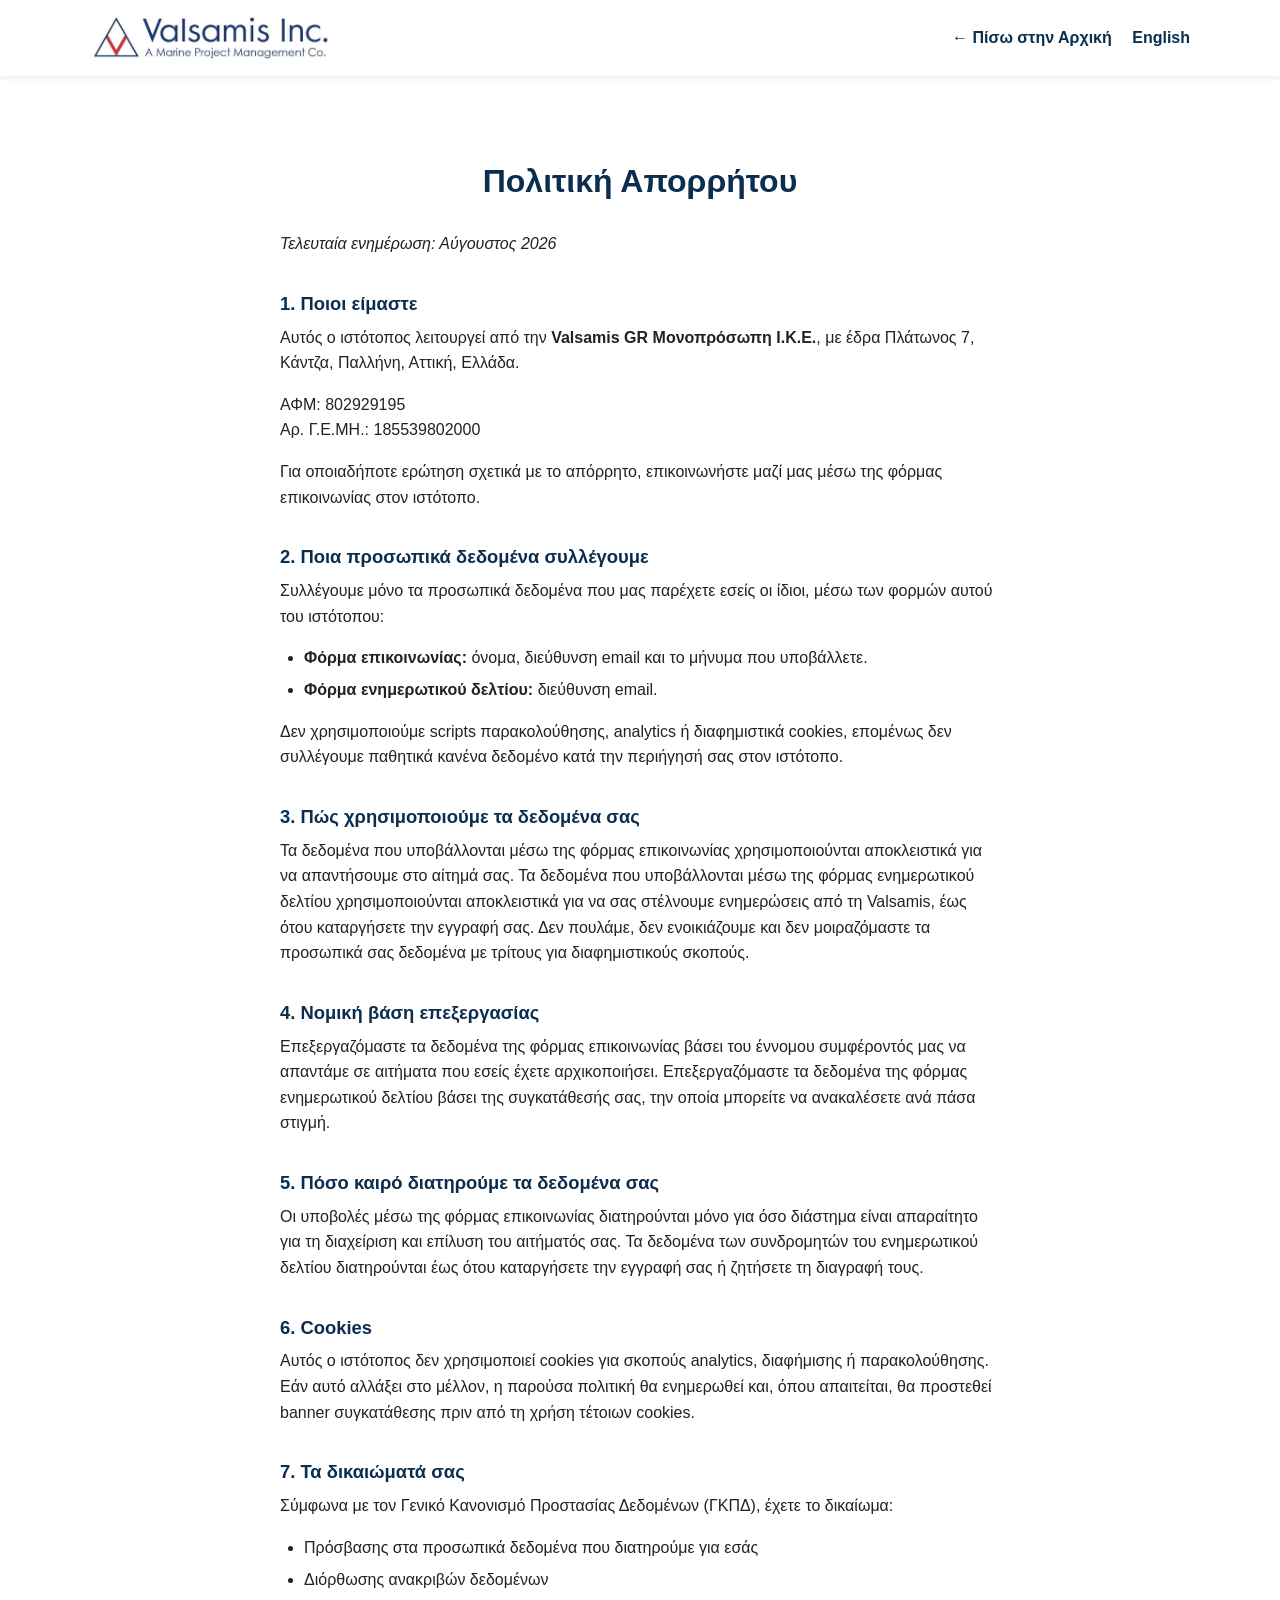
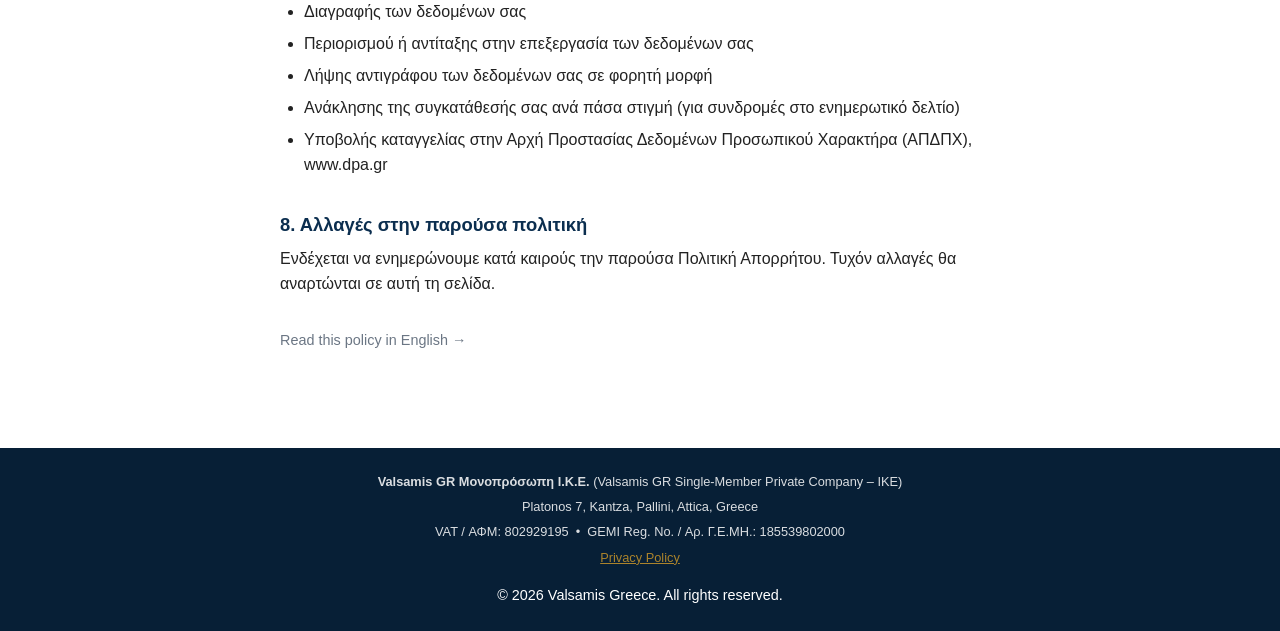
<file: privacy-el.html>
<!DOCTYPE html>
<html lang="el">
<head>
  <meta charset="UTF-8">
  <meta name="viewport" content="width=device-width, initial-scale=1.0">
  <title>Πολιτική Απορρήτου | Valsamis Greece</title>
  <meta name="description" content="Πολιτική Απορρήτου για τον ιστότοπο της Valsamis Greece.">
  <link rel="stylesheet" href="assets/css/styles.css">
</head>
<body>

  <!-- Header / Nav -->
  <header class="site-header">
    <div class="container header-inner">
      <a href="index.html" class="logo">
        <img src="assets/img/logo.jpg" alt="Valsamis Inc. - A Marine Project Management Co." class="logo-img">
      </a>
      <nav class="back-nav">
        <a href="index.html">&larr; Πίσω στην Αρχική</a>
        <a href="privacy.html" style="margin-left:1rem;">English</a>
      </nav>
    </div>
  </header>

  <!-- Privacy Policy content -->
  <section class="section policy">
    <div class="container policy-content">
      <h2>Πολιτική Απορρήτου</h2>
      <p><em>Τελευταία ενημέρωση: Αύγουστος 2026</em></p>

      <h3>1. Ποιοι είμαστε</h3>
      <p>
        Αυτός ο ιστότοπος λειτουργεί από την <strong>Valsamis GR Μονοπρόσωπη Ι.Κ.Ε.</strong>,
        με έδρα Πλάτωνος 7, Κάντζα, Παλλήνη, Αττική, Ελλάδα.
      </p>
      <p>
        ΑΦΜ: 802929195<br>
        Αρ. Γ.Ε.ΜΗ.: 185539802000
      </p>
      <p>
        Για οποιαδήποτε ερώτηση σχετικά με το απόρρητο, επικοινωνήστε μαζί μας μέσω της <a href="index.html#contact">φόρμας επικοινωνίας</a> στον ιστότοπο.
      </p>

      <h3>2. Ποια προσωπικά δεδομένα συλλέγουμε</h3>
      <p>Συλλέγουμε μόνο τα προσωπικά δεδομένα που μας παρέχετε εσείς οι ίδιοι, μέσω των φορμών αυτού του ιστότοπου:</p>
      <ul class="policy-list">
        <li><strong>Φόρμα επικοινωνίας:</strong> όνομα, διεύθυνση email και το μήνυμα που υποβάλλετε.</li>
        <li><strong>Φόρμα ενημερωτικού δελτίου:</strong> διεύθυνση email.</li>
      </ul>
      <p>Δεν χρησιμοποιούμε scripts παρακολούθησης, analytics ή διαφημιστικά cookies, επομένως δεν συλλέγουμε παθητικά κανένα δεδομένο κατά την περιήγησή σας στον ιστότοπο.</p>

      <h3>3. Πώς χρησιμοποιούμε τα δεδομένα σας</h3>
      <p>
        Τα δεδομένα που υποβάλλονται μέσω της φόρμας επικοινωνίας χρησιμοποιούνται αποκλειστικά για να απαντήσουμε στο αίτημά σας.
        Τα δεδομένα που υποβάλλονται μέσω της φόρμας ενημερωτικού δελτίου χρησιμοποιούνται αποκλειστικά για να σας στέλνουμε ενημερώσεις από τη Valsamis, έως ότου καταργήσετε την εγγραφή σας.
        Δεν πουλάμε, δεν ενοικιάζουμε και δεν μοιραζόμαστε τα προσωπικά σας δεδομένα με τρίτους για διαφημιστικούς σκοπούς.
      </p>

      <h3>4. Νομική βάση επεξεργασίας</h3>
      <p>
        Επεξεργαζόμαστε τα δεδομένα της φόρμας επικοινωνίας βάσει του έννομου συμφέροντός μας να απαντάμε σε αιτήματα που εσείς έχετε αρχικοποιήσει.
        Επεξεργαζόμαστε τα δεδομένα της φόρμας ενημερωτικού δελτίου βάσει της συγκατάθεσής σας, την οποία μπορείτε να ανακαλέσετε ανά πάσα στιγμή.
      </p>

      <h3>5. Πόσο καιρό διατηρούμε τα δεδομένα σας</h3>
      <p>
        Οι υποβολές μέσω της φόρμας επικοινωνίας διατηρούνται μόνο για όσο διάστημα είναι απαραίτητο για τη διαχείριση και επίλυση του αιτήματός σας.
        Τα δεδομένα των συνδρομητών του ενημερωτικού δελτίου διατηρούνται έως ότου καταργήσετε την εγγραφή σας ή ζητήσετε τη διαγραφή τους.
      </p>

      <h3>6. Cookies</h3>
      <p>
        Αυτός ο ιστότοπος δεν χρησιμοποιεί cookies για σκοπούς analytics, διαφήμισης ή παρακολούθησης. Εάν αυτό αλλάξει στο μέλλον,
        η παρούσα πολιτική θα ενημερωθεί και, όπου απαιτείται, θα προστεθεί banner συγκατάθεσης πριν από τη χρήση τέτοιων cookies.
      </p>

      <h3>7. Τα δικαιώματά σας</h3>
      <p>Σύμφωνα με τον Γενικό Κανονισμό Προστασίας Δεδομένων (ΓΚΠΔ), έχετε το δικαίωμα:</p>
      <ul class="policy-list">
        <li>Πρόσβασης στα προσωπικά δεδομένα που διατηρούμε για εσάς</li>
        <li>Διόρθωσης ανακριβών δεδομένων</li>
        <li>Διαγραφής των δεδομένων σας</li>
        <li>Περιορισμού ή αντίταξης στην επεξεργασία των δεδομένων σας</li>
        <li>Λήψης αντιγράφου των δεδομένων σας σε φορητή μορφή</li>
        <li>Ανάκλησης της συγκατάθεσής σας ανά πάσα στιγμή (για συνδρομές στο ενημερωτικό δελτίο)</li>
        <li>Υποβολής καταγγελίας στην Αρχή Προστασίας Δεδομένων Προσωπικού Χαρακτήρα (ΑΠΔΠΧ), <a href="https://www.dpa.gr" target="_blank" rel="noopener">www.dpa.gr</a></li>
      </ul>

      <h3>8. Αλλαγές στην παρούσα πολιτική</h3>
      <p>Ενδέχεται να ενημερώνουμε κατά καιρούς την παρούσα Πολιτική Απορρήτου. Τυχόν αλλαγές θα αναρτώνται σε αυτή τη σελίδα.</p>

      <p class="policy-note"><a href="privacy.html">Read this policy in English &rarr;</a></p>
    </div>
  </section>

  <!-- Footer -->
  <footer class="site-footer">
    <div class="container footer-inner">
      <div class="footer-legal">
        <p><strong>Valsamis GR Μονοπρόσωπη Ι.Κ.Ε.</strong> (Valsamis GR Single-Member Private Company &ndash; IKE)</p>
        <p>Platonos 7, Kantza, Pallini, Attica, Greece</p>
        <p>VAT / ΑΦΜ: 802929195 &nbsp;&bull;&nbsp; GEMI Reg. No. / Αρ. Γ.Ε.ΜΗ.: 185539802000</p>
        <p><a href="privacy.html">Privacy Policy</a></p>
      </div>
      <p>&copy; <span id="year"></span> Valsamis Greece. All rights reserved.</p>
    </div>
  </footer>

  <script src="assets/js/script.js"></script>
</body>
</html>
</file>
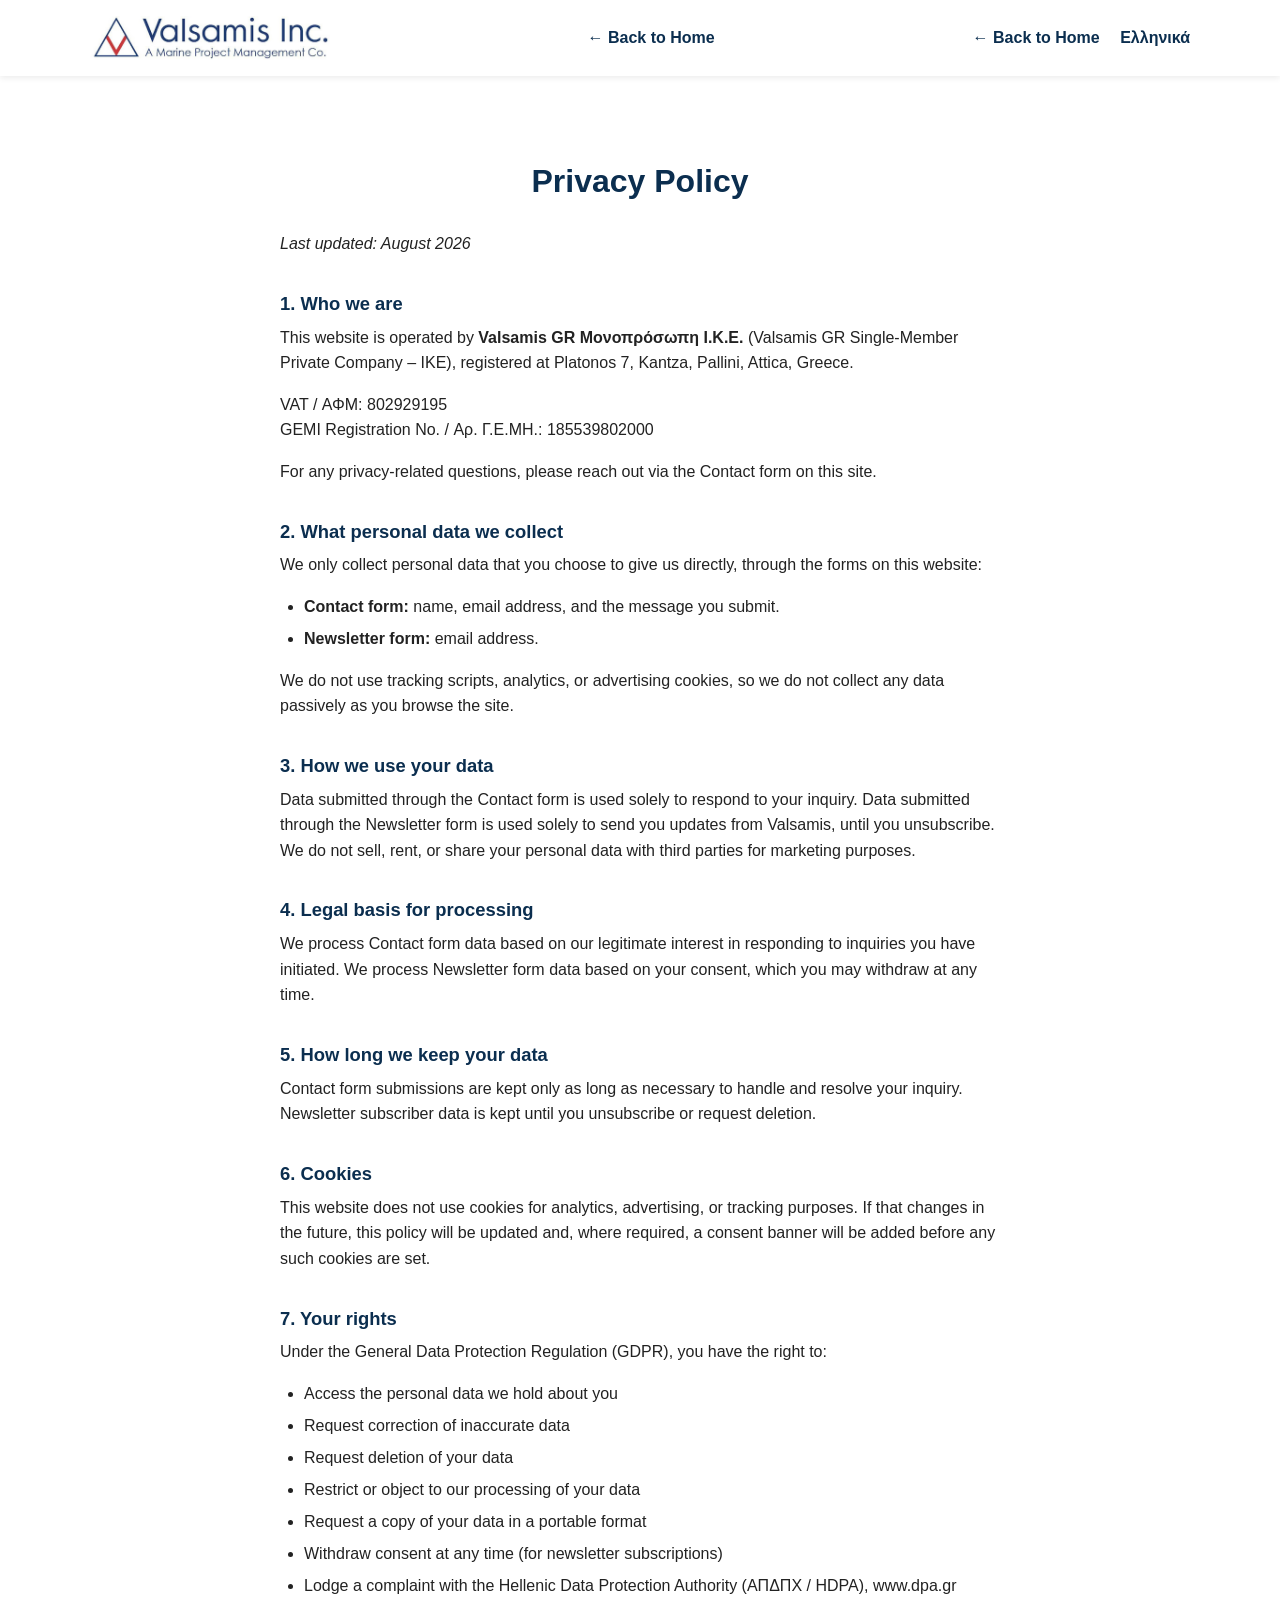
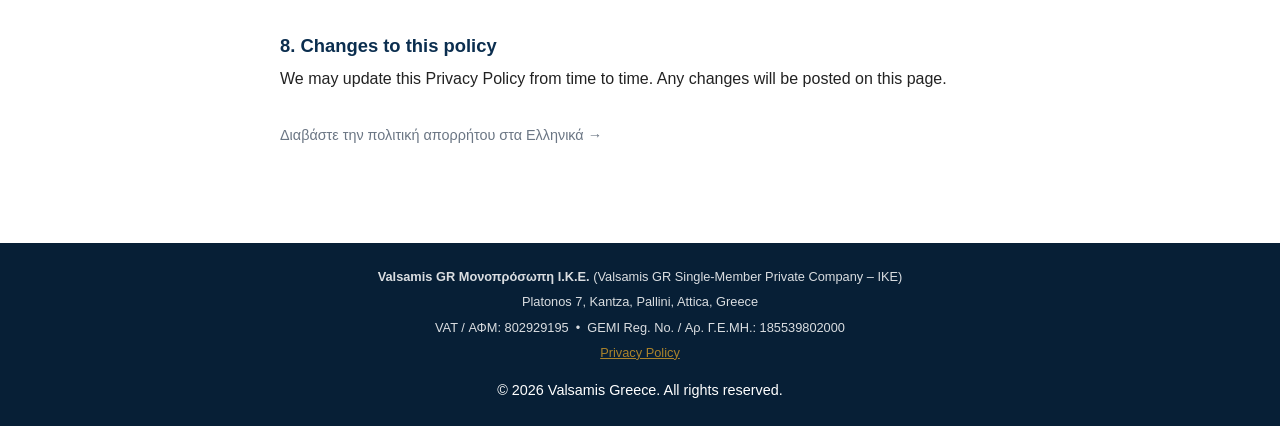
<file: privacy.html>
<!DOCTYPE html>
<html lang="en">

<head>
  <meta charset="UTF-8">
  <meta name="viewport" content="width=device-width, initial-scale=1.0">
  <title>Privacy Policy | Valsamis Greece</title>
  <meta name="description" content="Privacy Policy for the Valsamis Greece website.">
  <link rel="stylesheet" href="assets/css/styles.css">
</head>

<body>

  <!-- Header / Nav -->
  <header class="site-header">
    <div class="container header-inner">
      <a href="index.html" class="logo">
        <img src="assets/img/logo.jpg" alt="Valsamis Inc. - A Marine Project Management Co." class="logo-img">
      </a>
      <nav class="back-nav">
        <a href="index.html">&larr; Back to Home</a>
      </nav>
      <nav class="back-nav">
        <a href="index.html">&larr; Back to Home</a>
        <a href="privacy-el.html" style="margin-left:1rem;">Ελληνικά</a>
      </nav>
    </div>
  </header>

  <!-- Privacy Policy content -->
  <section class="section policy">
    <div class="container policy-content">
      <h2>Privacy Policy</h2>
      <p><em>Last updated: August 2026</em></p>

      <h3>1. Who we are</h3>
      <p>
        This website is operated by <strong>Valsamis GR Μονοπρόσωπη Ι.Κ.Ε.</strong> (Valsamis GR Single-Member Private
        Company &ndash; IKE),
        registered at Platonos 7, Kantza, Pallini, Attica, Greece.
      </p>
      <p>
        VAT / ΑΦΜ: 802929195<br>
        GEMI Registration No. / Αρ. Γ.Ε.ΜΗ.: 185539802000
      </p>
      <p>
        For any privacy-related questions, please reach out via the <a href="index.html#contact">Contact form</a> on
        this site.
      </p>

      <h3>2. What personal data we collect</h3>
      <p>We only collect personal data that you choose to give us directly, through the forms on this website:</p>
      <ul class="policy-list">
        <li><strong>Contact form:</strong> name, email address, and the message you submit.</li>
        <li><strong>Newsletter form:</strong> email address.</li>
      </ul>
      <p>We do not use tracking scripts, analytics, or advertising cookies, so we do not collect any data passively as
        you browse the site.</p>

      <h3>3. How we use your data</h3>
      <p>
        Data submitted through the Contact form is used solely to respond to your inquiry.
        Data submitted through the Newsletter form is used solely to send you updates from Valsamis, until you
        unsubscribe.
        We do not sell, rent, or share your personal data with third parties for marketing purposes.
      </p>

      <h3>4. Legal basis for processing</h3>
      <p>
        We process Contact form data based on our legitimate interest in responding to inquiries you have initiated.
        We process Newsletter form data based on your consent, which you may withdraw at any time.
      </p>

      <h3>5. How long we keep your data</h3>
      <p>
        Contact form submissions are kept only as long as necessary to handle and resolve your inquiry.
        Newsletter subscriber data is kept until you unsubscribe or request deletion.
      </p>

      <h3>6. Cookies</h3>
      <p>
        This website does not use cookies for analytics, advertising, or tracking purposes. If that changes in the
        future,
        this policy will be updated and, where required, a consent banner will be added before any such cookies are set.
      </p>

      <h3>7. Your rights</h3>
      <p>Under the General Data Protection Regulation (GDPR), you have the right to:</p>
      <ul class="policy-list">
        <li>Access the personal data we hold about you</li>
        <li>Request correction of inaccurate data</li>
        <li>Request deletion of your data</li>
        <li>Restrict or object to our processing of your data</li>
        <li>Request a copy of your data in a portable format</li>
        <li>Withdraw consent at any time (for newsletter subscriptions)</li>
        <li>Lodge a complaint with the Hellenic Data Protection Authority (ΑΠΔΠΧ / HDPA), <a href="https://www.dpa.gr"
            target="_blank" rel="noopener">www.dpa.gr</a></li>
      </ul>

      <h3>8. Changes to this policy</h3>
      <p>We may update this Privacy Policy from time to time. Any changes will be posted on this page.</p>

      <p class="policy-note"><a href="privacy-el.html">Διαβάστε την πολιτική απορρήτου στα Ελληνικά &rarr;</a></p>
    </div>
  </section>

  <!-- Footer -->
  <footer class="site-footer">
    <div class="container footer-inner">
      <div class="footer-legal">
        <p><strong>Valsamis GR Μονοπρόσωπη Ι.Κ.Ε.</strong> (Valsamis GR Single-Member Private Company &ndash; IKE)</p>
        <p>Platonos 7, Kantza, Pallini, Attica, Greece</p>
        <p>VAT / ΑΦΜ: 802929195 &nbsp;&bull;&nbsp; GEMI Reg. No. / Αρ. Γ.Ε.ΜΗ.: 185539802000</p>
        <p><a href="privacy.html">Privacy Policy</a></p>
      </div>
      <p>&copy; <span id="year"></span> Valsamis Greece. All rights reserved.</p>
    </div>
  </footer>

  <script src="assets/js/script.js"></script>
</body>

</html>
</file>
<file: assets/css/styles.css>
:root {
  --navy: #0b2e4f;
  --navy-dark: #071f36;
  --gold: #c8952a;
  --gray-light: #f4f6f8;
  --gray-mid: #6b7684;
  --white: #ffffff;
  --max-width: 1140px;
}

* { box-sizing: border-box; margin: 0; padding: 0; }

html { scroll-behavior: smooth; }

body {
  font-family: 'Segoe UI', Arial, sans-serif;
  color: #222;
  line-height: 1.6;
}

.container {
  max-width: var(--max-width);
  margin: 0 auto;
  padding: 0 20px;
}

h1, h2, h3 { color: var(--navy); font-weight: 700; }
h2 { font-size: 2rem; margin-bottom: 1.5rem; text-align: center; }
h3 { font-size: 1.15rem; margin: 1rem 0 0.4rem; }

a { text-decoration: none; color: inherit; }

.btn {
  display: inline-block;
  background: var(--gold);
  color: var(--white);
  padding: 0.75rem 1.75rem;
  border-radius: 4px;
  font-weight: 600;
  border: none;
  cursor: pointer;
  transition: background 0.2s ease;
}
.btn:hover { background: #a97b1f; }

/* Topbar */
.topbar {
  background: var(--navy-dark);
  color: var(--white);
  font-size: 0.85rem;
}
.topbar-inner {
  display: flex;
  justify-content: space-between;
  align-items: center;
  padding: 6px 20px;
  flex-wrap: wrap;
  gap: 6px;
}
.topbar-contact span { margin-right: 1rem; }
.topbar-social { display: flex; align-items: center; }
.topbar-social a {
  display: flex;
  align-items: center;
  margin-left: 0.6rem;
  opacity: 0.8;
  transition: opacity 0.2s ease;
}
.topbar-social a:hover { opacity: 1; }

/* Header */
.site-header {
  background: var(--white);
  box-shadow: 0 2px 6px rgba(0,0,0,0.08);
  position: sticky;
  top: 0;
  z-index: 100;
}
.header-inner {
  display: flex;
  align-items: center;
  justify-content: space-between;
  padding: 1rem 20px;
}
.logo {
  display: flex;
  align-items: center;
}
.logo-img {
  height: 44px;
  width: auto;
  display: block;
}

.main-nav { display: flex; gap: 1.75rem; }
.main-nav a {
  font-weight: 600;
  color: var(--navy);
  transition: color 0.2s ease;
}
.main-nav a:hover { color: var(--gold); }

.nav-toggle {
  display: none;
  flex-direction: column;
  gap: 5px;
  background: none;
  border: none;
  cursor: pointer;
}
.nav-toggle span {
  width: 26px;
  height: 3px;
  background: var(--navy);
  border-radius: 2px;
}

/* Hero */
.hero {
  background: linear-gradient(rgba(7,31,54,0.75), rgba(7,31,54,0.75)),
              url('../img/hero-bg.jpg') center/cover no-repeat;
  color: var(--white);
  text-align: center;
  padding: 7rem 20px;
}
.hero h1 { color: var(--white); font-size: 2.6rem; margin-bottom: 1rem; }
.hero p { font-size: 1.1rem; margin-bottom: 2rem; opacity: 0.9; }

/* Sections */
.section { padding: 5rem 0; }
.section:nth-of-type(even) { background: var(--gray-light); }

/* About */
.about-inner {
  display: grid;
  grid-template-columns: 1fr 1.4fr;
  gap: 3rem;
  align-items: start;
}
.slideshow {
  position: relative;
  width: 100%;
  aspect-ratio: 4 / 5;
  border-radius: 6px;
  overflow: hidden;
  box-shadow: 0 4px 14px rgba(0,0,0,0.1);
  background: var(--gray-light);
}
.slideshow .slide {
  position: absolute;
  inset: 0;
  width: 100%;
  height: 100%;
  object-fit: cover;
  opacity: 0;
  transition: opacity 0.8s ease;
}
.slideshow .slide.active { opacity: 1; }
.slideshow-dots {
  position: absolute;
  bottom: 14px;
  left: 50%;
  transform: translateX(-50%);
  display: flex;
  gap: 8px;
  z-index: 2;
}
.slideshow-dots .dot {
  width: 10px;
  height: 10px;
  border-radius: 50%;
  border: none;
  background: rgba(255,255,255,0.55);
  cursor: pointer;
  padding: 0;
  transition: background 0.2s ease, transform 0.2s ease;
}
.slideshow-dots .dot:hover { background: rgba(255,255,255,0.8); }
.slideshow-dots .dot.active { background: var(--white); transform: scale(1.15); }

/* Services */
.service-grid {
  display: grid;
  grid-template-columns: repeat(auto-fit, minmax(220px, 1fr));
  gap: 1.75rem;
}
.service-card {
  height: 220px;
  perspective: 1000px;
  cursor: pointer;
}
.service-card-inner {
  position: relative;
  width: 100%;
  height: 100%;
  transition: transform 0.6s ease;
  transform-style: preserve-3d;
}
.service-card:hover .service-card-inner,
.service-card.flipped .service-card-inner,
.service-card:focus-visible .service-card-inner {
  transform: rotateY(180deg);
}
.service-card-front,
.service-card-back {
  position: absolute;
  inset: 0;
  backface-visibility: hidden;
  border-radius: 6px;
  padding: 1.75rem;
  box-shadow: 0 2px 10px rgba(0,0,0,0.06);
  display: flex;
  align-items: center;
  justify-content: center;
  text-align: center;
}
.service-card-front {
  background: var(--white);
  border-top: 3px solid var(--gold);
}
.service-card-front h3 { margin: 0; }
.service-card-back {
  background: var(--navy);
  color: var(--white);
  transform: rotateY(180deg);
  overflow-y: auto;
}
.service-card-back p {
  font-size: 0.85rem;
  line-height: 1.5;
}

/* HVAC */
.hvac-list {
  list-style: none;
  display: flex;
  flex-wrap: wrap;
  gap: 1rem;
  margin-top: 1.5rem;
}
.hvac-list li {
  background: var(--white);
  padding: 0.6rem 1.2rem;
  border-radius: 20px;
  font-weight: 600;
  color: var(--navy);
  box-shadow: 0 2px 8px rgba(0,0,0,0.06);
}

/* Projects */
.project-grid {
  display: grid;
  grid-template-columns: repeat(auto-fit, minmax(240px, 1fr));
  gap: 1.75rem;
  margin-top: 2rem;
}
.project-card {
  background: var(--white);
  border-radius: 6px;
  overflow: hidden;
  box-shadow: 0 2px 10px rgba(0,0,0,0.06);
}
.project-card img { width: 100%; display: block; }

.project-card-body {
  padding: 1.25rem;
}
.project-card-body h3 {
  margin: 0 0 0.5rem;
}
.project-desc {
  font-size: 0.9rem;
  color: var(--gray-mid);
  margin-bottom: 1rem;
}
.project-meta {
  display: flex;
  flex-direction: column;
  gap: 0.4rem;
}
.project-meta div {
  display: flex;
  justify-content: space-between;
  font-size: 0.85rem;
  border-top: 1px solid var(--gray-light);
  padding-top: 0.4rem;
}
.project-meta dt {
  color: var(--gray-mid);
  font-weight: 600;
}
.project-meta dd {
  color: var(--navy);
  font-weight: 600;
  text-align: right;
}

/* Customers */
.logo-grid {
  display: grid;
  grid-template-columns: repeat(3, 1fr);
  gap: 2.5rem 2rem;
  align-items: center;
  justify-items: center;
  margin-top: 1rem;
}
.logo-grid img {
  max-width: 140px;
  max-height: 70px;
  object-fit: contain;
  filter: grayscale(70%);
  opacity: 0.75;
  transition: filter 0.25s ease, opacity 0.25s ease, transform 0.25s ease;
}
.logo-grid img:hover {
  filter: grayscale(25%);
  opacity: 0.95;
  transform: scale(1.04);
}

@media (max-width: 700px) {
  .logo-grid { grid-template-columns: repeat(2, 1fr); }
}

/* Newsletter */
.newsletter-inner { text-align: center; }
.newsletter-form {
  display: flex;
  justify-content: center;
  gap: 0.75rem;
  margin-top: 1.5rem;
  flex-wrap: wrap;
}
.newsletter-form input {
  padding: 0.75rem 1rem;
  border: 1px solid #ccc;
  border-radius: 4px;
  min-width: 260px;
}
.form-consent {
  font-size: 0.8rem;
  color: var(--gray-mid);
  margin-top: 0.75rem;
}
.form-consent a { text-decoration: underline; }

/* Contact */
.contact-grid {
  display: grid;
  grid-template-columns: 1.4fr 1fr;
  gap: 3rem;
}
.contact-form { display: flex; flex-direction: column; gap: 1rem; }
.contact-form label {
  display: flex;
  flex-direction: column;
  font-weight: 600;
  color: var(--navy);
  gap: 0.4rem;
}
.contact-form input,
.contact-form textarea {
  padding: 0.7rem;
  border: 1px solid #ccc;
  border-radius: 4px;
  font-family: inherit;
}
.contact-form .btn { align-self: flex-start; }
.contact-info p { margin-bottom: 1rem; }

/* Privacy Policy page */
.back-nav a {
  font-weight: 600;
  color: var(--navy);
  transition: color 0.2s ease;
}
.back-nav a:hover { color: var(--gold); }
.policy-content { max-width: 760px; margin: 0 auto; }
.policy-content h3 { margin-top: 2rem; }
.policy-content p { margin-bottom: 1rem; }
.policy-list { padding-left: 1.5rem; margin-bottom: 1rem; }
.policy-list li { margin-bottom: 0.4rem; }
.policy-note { color: var(--gray-mid); font-size: 0.9rem; margin-top: 2rem; }

/* Footer */
.site-footer {
  background: var(--navy-dark);
  color: var(--white);
  text-align: center;
  padding: 1.5rem 0;
  font-size: 0.9rem;
}
.footer-legal {
  font-size: 0.8rem;
  opacity: 0.85;
  margin-bottom: 1rem;
}
.footer-legal p { margin-bottom: 0.3rem; }
.footer-legal a { color: var(--gold); text-decoration: underline; }

/* Responsive */
@media (max-width: 800px) {
  .about-inner, .contact-grid { grid-template-columns: 1fr; }
  .nav-toggle { display: flex; }
  .main-nav {
    position: absolute;
    top: 100%;
    left: 0;
    right: 0;
    background: var(--white);
    flex-direction: column;
    padding: 1rem 20px;
    display: none;
    box-shadow: 0 6px 10px rgba(0,0,0,0.08);
  }
  .main-nav.open { display: flex; }
}
</file>
